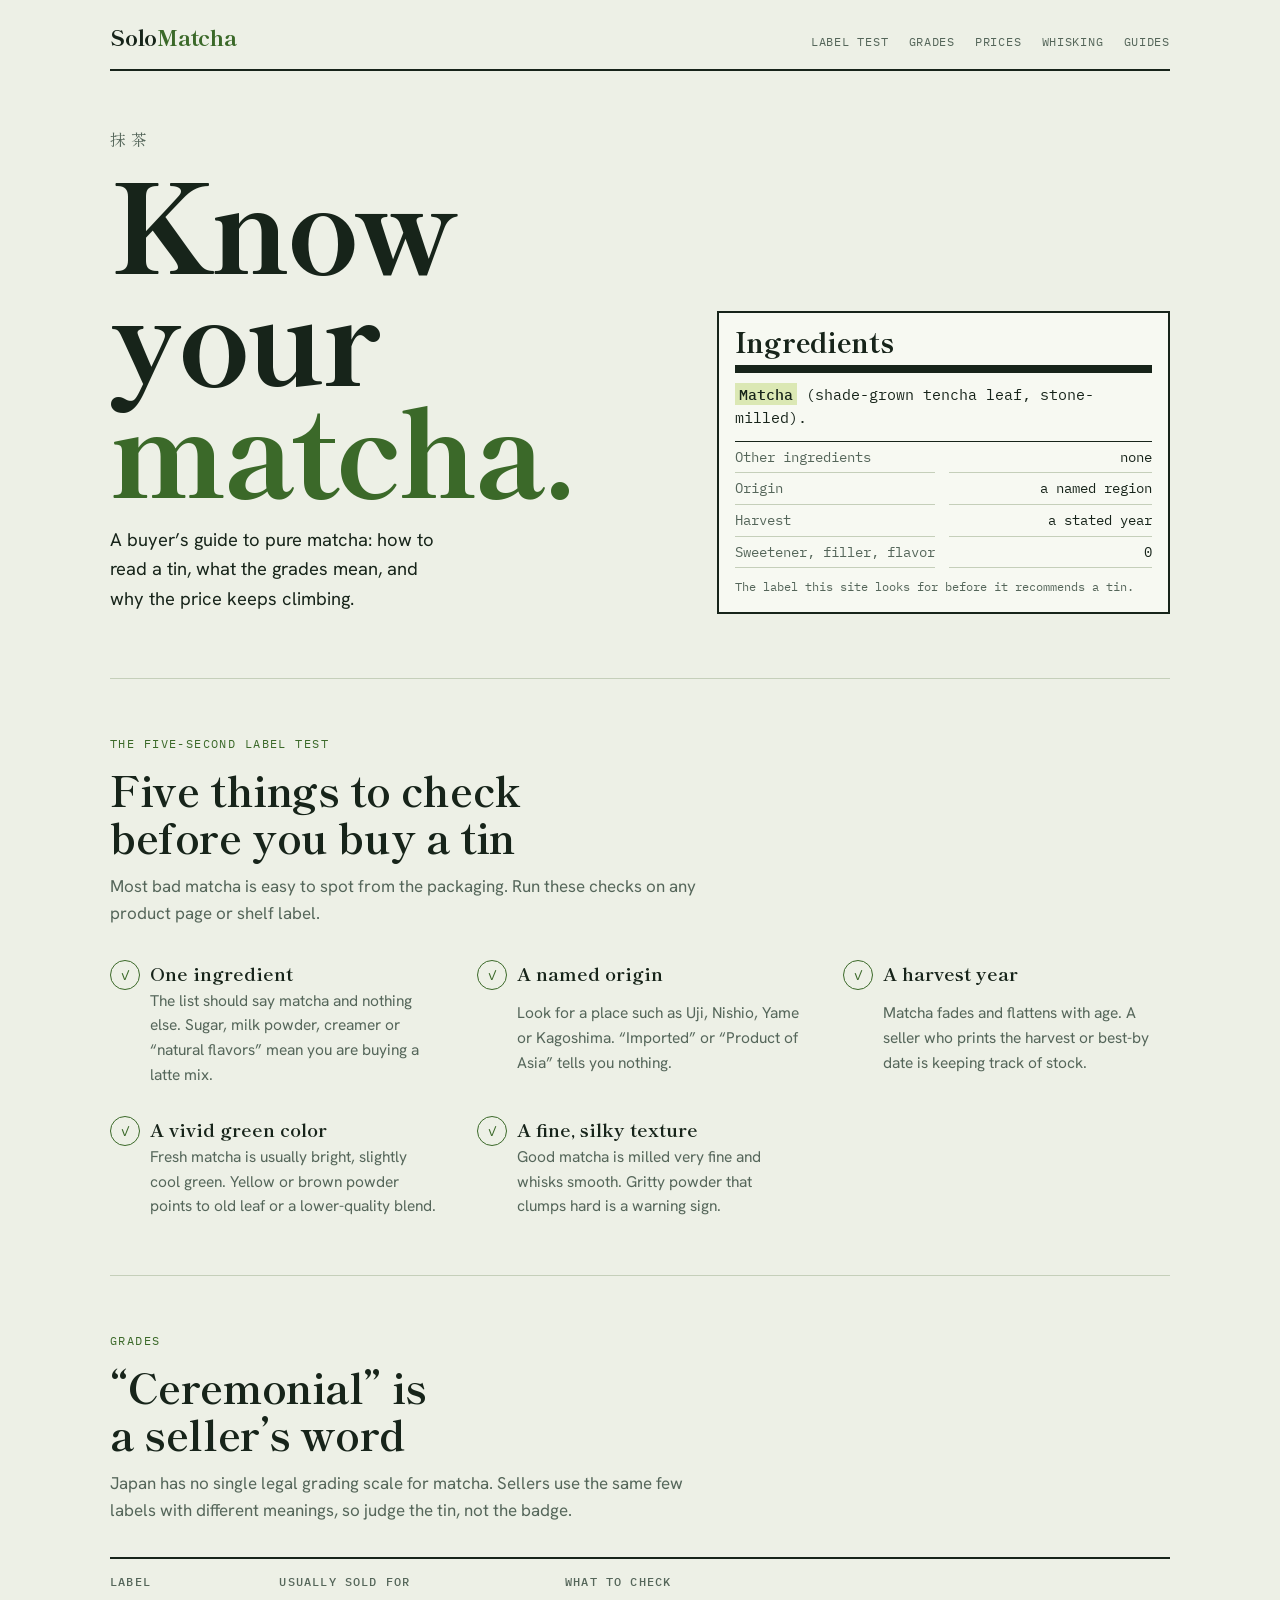
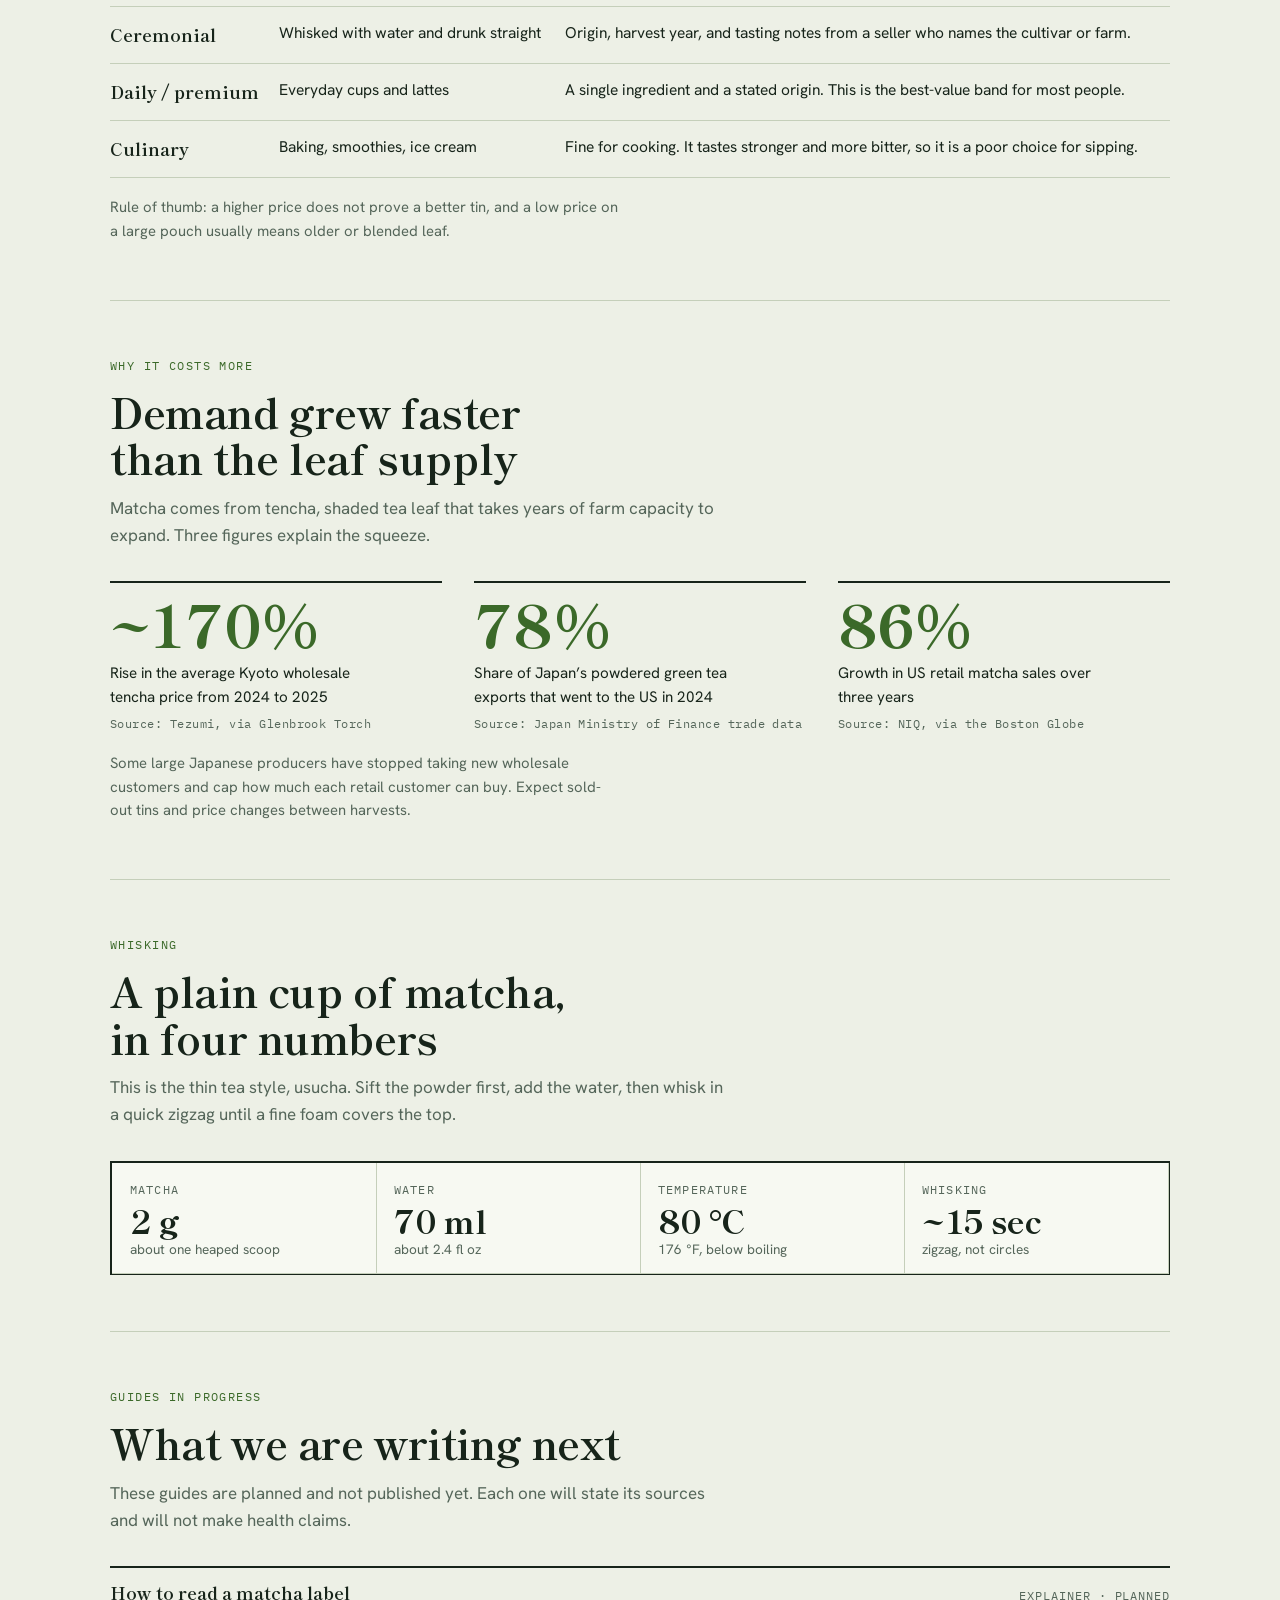
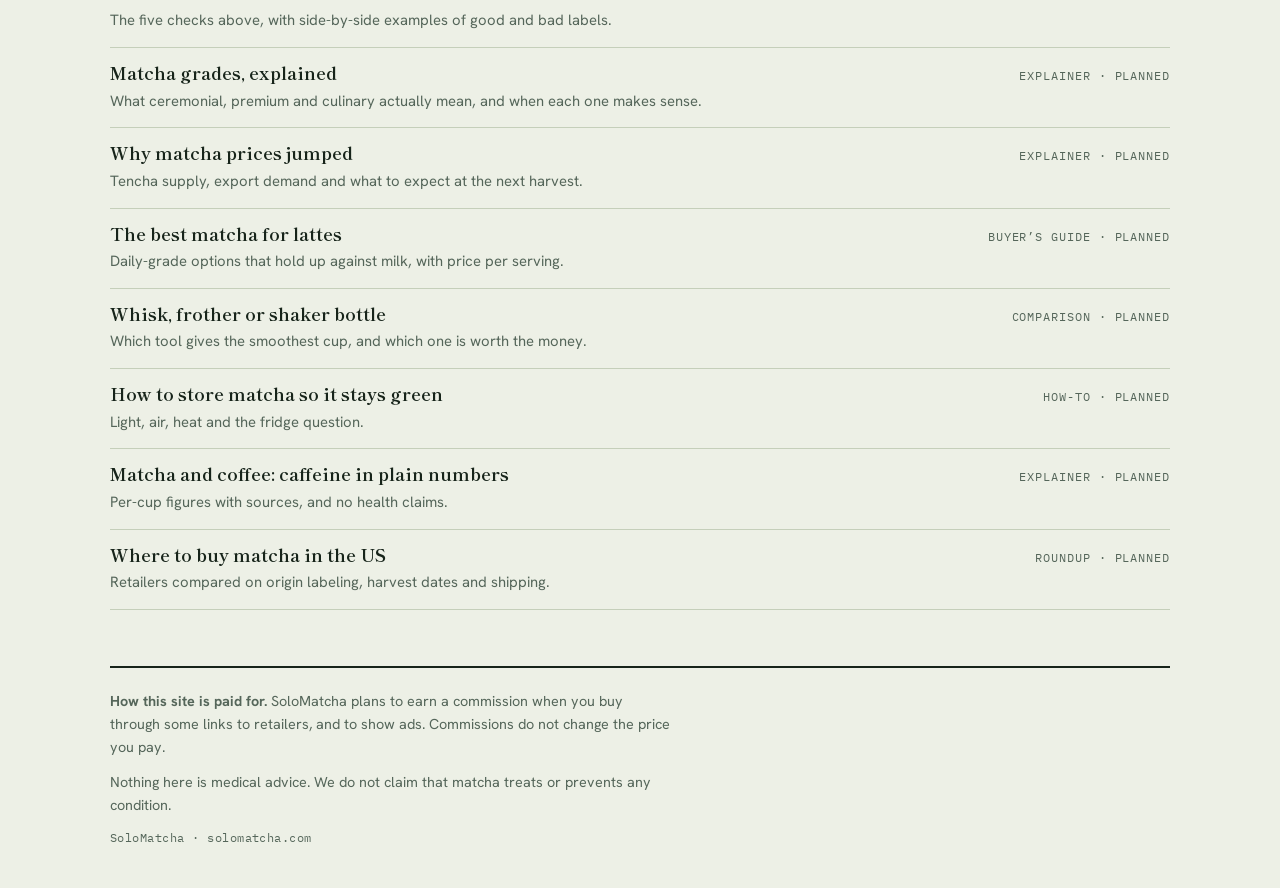
<file: index.html>
<!doctype html>
<html lang="en">
<head>
<meta charset="utf-8">
<meta name="viewport" content="width=device-width, initial-scale=1, viewport-fit=cover">
<meta name="description" content="A pure-matcha buyer's guide: label checks, grades, prices and how to whisk a cup.">
<style>body{margin:0}img{max-width:100%}[hidden]{display:none!important}</style>
<title>SoloMatcha</title>
<meta name="claude:viewport-fit-sides" content="cover">
<link rel="preconnect" href="https://fonts.googleapis.com">
<link rel="preconnect" href="https://fonts.gstatic.com" crossorigin>
<link rel="stylesheet" href="https://fonts.googleapis.com/css2?family=Hanken+Grotesk:wght@400;500;600&family=IBM+Plex+Mono:wght@400;500&family=Shippori+Mincho:wght@500;700;800&display=swap">
<style>
/* Layout concept: the whole site reads like a product label. The hero is an ingredient panel
   with one line on it; every section after that is a check you can run on a real tin. */
:root {
  --paper: #edf0e6;
  --surface: #f7f9f2;
  --ink: #17241a;
  --muted: #55665a;
  --rule: #c5cfba;
  --accent: #3b6929;
  --foam: #dbe8b4;
  --font-display: "Shippori Mincho", "Hiragino Mincho ProN", "Yu Mincho", Georgia, serif;
  --font-body: "Hanken Grotesk", system-ui, -apple-system, "Segoe UI", sans-serif;
  --font-data: "IBM Plex Mono", ui-monospace, "SFMono-Regular", Menlo, monospace;
}
@media (prefers-color-scheme: dark) {
  :root:not([data-theme="light"]) {
    --paper: #111812;
    --surface: #18211a;
    --ink: #e3ead8;
    --muted: #9aab9c;
    --rule: #2c3b2e;
    --accent: #a9cb7c;
    --foam: #26351f;
    color-scheme: dark;
  }
}
:root[data-theme="dark"] {
  --paper: #111812;
  --surface: #18211a;
  --ink: #e3ead8;
  --muted: #9aab9c;
  --rule: #2c3b2e;
  --accent: #a9cb7c;
  --foam: #26351f;
  color-scheme: dark;
}

* { box-sizing: border-box; }
html { scroll-behavior: smooth; }
@media (prefers-reduced-motion: reduce) { html { scroll-behavior: auto; } }
body {
  background: var(--paper);
  color: var(--ink);
  font-family: var(--font-body);
  font-size: 17px;
  line-height: 1.6;
  padding-block: 20px 40px;
  padding-left: max(16px, env(safe-area-inset-left, 0px));
  padding-right: max(16px, env(safe-area-inset-right, 0px));
}
a { color: var(--accent); text-underline-offset: 3px; }
a:focus-visible { outline: 2px solid var(--accent); outline-offset: 3px; border-radius: 2px; }
.wrap { max-width: 1060px; margin: 0 auto; }

/* masthead */
.mast { display: flex; flex-wrap: wrap; align-items: baseline; justify-content: space-between; gap: 8px 24px; padding-bottom: 14px; border-bottom: 2px solid var(--ink); }
.mark { font-family: var(--font-display); font-weight: 800; font-size: 1.35rem; letter-spacing: -0.01em; text-decoration: none; color: var(--ink); }
.mark span { color: var(--accent); }
.mast nav { display: flex; flex-wrap: wrap; gap: 4px 20px; font-family: var(--font-data); font-size: 0.78rem; letter-spacing: 0.06em; text-transform: uppercase; }
.mast nav a { color: var(--muted); text-decoration: none; }
.mast nav a:hover { color: var(--accent); }

/* hero */
.hero { display: grid; grid-template-columns: minmax(0, 1.25fr) minmax(0, 1fr); gap: 40px; align-items: end; padding-block: 56px 64px; }
.kanji { font-family: var(--font-display); font-size: 1rem; color: var(--muted); letter-spacing: 0.3em; margin: 0 0 14px; }
h1 { font-family: var(--font-display); font-weight: 800; font-size: clamp(3.4rem, 12vw, 7.6rem); line-height: 0.92; letter-spacing: -0.025em; margin: 0; text-wrap: balance; }
h1 em { font-style: normal; color: var(--accent); }
.lede { max-width: 34ch; font-size: 1.15rem; margin: 24px 0 0; color: var(--ink); }

.label { background: var(--surface); border: 2px solid var(--ink); padding: 14px 16px 16px; font-family: var(--font-data); font-size: 0.86rem; line-height: 1.5; }
.label h2 { font-family: var(--font-display); font-weight: 800; font-size: 1.7rem; margin: 0; line-height: 1.1; letter-spacing: -0.01em; }
.label .rule-thick { height: 8px; background: var(--ink); margin: 8px 0 10px; }
.label .ing { margin: 0 0 12px; font-size: 0.95rem; }
.label .ing b { font-weight: 500; background: var(--foam); padding: 1px 4px; }
.label dl { margin: 0; display: grid; grid-template-columns: auto 1fr; gap: 0 14px; border-top: 1px solid var(--ink); }
.label dt, .label dd { margin: 0; padding: 5px 0; border-bottom: 1px solid var(--rule); }
.label dt { color: var(--muted); }
.label dd { text-align: right; }
.label p.fine { margin: 10px 0 0; color: var(--muted); font-size: 0.74rem; }

/* sections */
.section { border-top: 1px solid var(--rule); padding-block: 56px; }
.eyebrow { font-family: var(--font-data); font-size: 0.74rem; letter-spacing: 0.12em; text-transform: uppercase; color: var(--accent); margin: 0 0 12px; }
h2.title { font-family: var(--font-display); font-weight: 700; font-size: clamp(1.8rem, 4.4vw, 2.6rem); line-height: 1.12; letter-spacing: -0.01em; margin: 0 0 14px; max-width: 22ch; text-wrap: balance; }
.intro { max-width: 62ch; color: var(--muted); margin: 0 0 32px; }

/* checklist */
.checks { list-style: none; margin: 0; padding: 0; display: grid; grid-template-columns: repeat(auto-fit, minmax(min(100%, 300px), 1fr)); gap: 28px 40px; }
.checks li { display: grid; grid-template-columns: 28px minmax(0, 1fr); gap: 0 12px; }
.checks li::before { content: "\2713"; display: grid; place-items: center; width: 28px; height: 28px; border: 1.5px solid var(--accent); color: var(--accent); font-family: var(--font-data); font-size: 0.9rem; border-radius: 50%; grid-row: span 2; }
.checks h3 { margin: 2px 0 4px; font-family: var(--font-display); font-weight: 700; font-size: 1.15rem; line-height: 1.25; }
.checks p { margin: 0; color: var(--muted); font-size: 0.97rem; }

/* grades table */
.tablewrap { overflow-x: auto; border-top: 2px solid var(--ink); border-bottom: 1px solid var(--rule); }
table { width: 100%; border-collapse: collapse; min-width: 560px; font-size: 0.97rem; }
th, td { text-align: left; padding: 14px 16px 14px 0; vertical-align: top; border-bottom: 1px solid var(--rule); }
tr:last-child td { border-bottom: 0; }
th { font-family: var(--font-data); font-weight: 500; font-size: 0.74rem; letter-spacing: 0.1em; text-transform: uppercase; color: var(--muted); }
td:first-child { font-family: var(--font-display); font-weight: 700; font-size: 1.1rem; white-space: nowrap; }
.note { margin: 18px 0 0; color: var(--muted); font-size: 0.93rem; max-width: 64ch; }

/* numbers */
.stats { display: grid; grid-template-columns: repeat(auto-fit, minmax(min(100%, 230px), 1fr)); gap: 32px; margin: 0; }
.stat { margin: 0; border-top: 2px solid var(--ink); padding-top: 12px; }
.stat strong { display: block; font-family: var(--font-display); font-weight: 800; font-size: clamp(2.6rem, 7vw, 3.6rem); line-height: 1; color: var(--accent); font-variant-numeric: tabular-nums; }
.stat span { display: block; margin-top: 8px; font-size: 0.95rem; max-width: 30ch; }
.stat small { display: block; margin-top: 6px; font-family: var(--font-data); font-size: 0.72rem; color: var(--muted); letter-spacing: 0.04em; }

/* whisk spec */
.spec { display: grid; grid-template-columns: repeat(auto-fit, minmax(min(100%, 200px), 1fr)); gap: 0; border: 2px solid var(--ink); background: var(--surface); margin: 0; }
.spec div { padding: 18px 18px 16px; border-right: 1px solid var(--rule); border-bottom: 1px solid var(--rule); margin-right: -1px; margin-bottom: -1px; }
.spec dt { font-family: var(--font-data); font-size: 0.72rem; letter-spacing: 0.1em; text-transform: uppercase; color: var(--muted); }
.spec dd { margin: 4px 0 0; font-family: var(--font-display); font-weight: 800; font-size: 2rem; line-height: 1.1; font-variant-numeric: tabular-nums; }
.spec dd small { font-family: var(--font-body); font-weight: 400; font-size: 0.85rem; color: var(--muted); display: block; margin-top: 4px; }

/* guide list */
.guides { list-style: none; margin: 0; padding: 0; border-top: 2px solid var(--ink); }
.guides li { display: grid; grid-template-columns: minmax(0, 1fr) auto; gap: 4px 20px; align-items: baseline; padding: 14px 0; border-bottom: 1px solid var(--rule); }
.guides .t { font-family: var(--font-display); font-weight: 700; font-size: 1.1rem; line-height: 1.3; }
.guides .k { font-family: var(--font-data); font-size: 0.72rem; letter-spacing: 0.08em; text-transform: uppercase; color: var(--muted); text-align: right; white-space: nowrap; }
.guides .d { grid-column: 1 / -1; margin: 0; color: var(--muted); font-size: 0.93rem; }

/* footer */
footer { border-top: 2px solid var(--ink); padding-top: 22px; display: grid; gap: 12px; color: var(--muted); font-size: 0.9rem; }
footer p { margin: 0; max-width: 70ch; }
footer .fine { font-family: var(--font-data); font-size: 0.74rem; letter-spacing: 0.04em; }

@media (max-width: 760px) {
  .hero { grid-template-columns: minmax(0, 1fr); padding-block: 40px 48px; gap: 32px; }
  .section { padding-block: 44px; }
  .guides li { grid-template-columns: minmax(0, 1fr); }
  .guides .k { text-align: left; }
}
</style>
</head>
<body>


<div class="wrap">
  <header class="mast">
    <a class="mark" href="#top" id="top">Solo<span>Matcha</span></a>
    <nav aria-label="Sections">
      <a href="#label">Label test</a>
      <a href="#grades">Grades</a>
      <a href="#prices">Prices</a>
      <a href="#whisk">Whisking</a>
      <a href="#guides">Guides</a>
    </nav>
  </header>

  <section class="hero">
    <div>
      <p class="kanji" lang="ja">抹茶</p>
      <h1>Know your <em>matcha.</em></h1>
      <p class="lede">A buyer&rsquo;s guide to pure matcha: how to read a tin, what the grades mean, and why the price keeps climbing.</p>
    </div>

    <aside class="label" aria-label="The label we look for">
      <h2>Ingredients</h2>
      <div class="rule-thick"></div>
      <p class="ing"><b>Matcha</b> (shade-grown tencha leaf, stone-milled).</p>
      <dl>
        <dt>Other ingredients</dt><dd>none</dd>
        <dt>Origin</dt><dd>a named region</dd>
        <dt>Harvest</dt><dd>a stated year</dd>
        <dt>Sweetener, filler, flavor</dt><dd>0</dd>
      </dl>
      <p class="fine">The label this site looks for before it recommends a tin.</p>
    </aside>
  </section>

  <section class="section" id="label">
    <p class="eyebrow">The five-second label test</p>
    <h2 class="title">Five things to check before you buy a tin</h2>
    <p class="intro">Most bad matcha is easy to spot from the packaging. Run these checks on any product page or shelf label.</p>
    <ul class="checks">
      <li>
        <h3>One ingredient</h3>
        <p>The list should say matcha and nothing else. Sugar, milk powder, creamer or &ldquo;natural flavors&rdquo; mean you are buying a latte mix.</p>
      </li>
      <li>
        <h3>A named origin</h3>
        <p>Look for a place such as Uji, Nishio, Yame or Kagoshima. &ldquo;Imported&rdquo; or &ldquo;Product of Asia&rdquo; tells you nothing.</p>
      </li>
      <li>
        <h3>A harvest year</h3>
        <p>Matcha fades and flattens with age. A seller who prints the harvest or best-by date is keeping track of stock.</p>
      </li>
      <li>
        <h3>A vivid green color</h3>
        <p>Fresh matcha is usually bright, slightly cool green. Yellow or brown powder points to old leaf or a lower-quality blend.</p>
      </li>
      <li>
        <h3>A fine, silky texture</h3>
        <p>Good matcha is milled very fine and whisks smooth. Gritty powder that clumps hard is a warning sign.</p>
      </li>
    </ul>
  </section>

  <section class="section" id="grades">
    <p class="eyebrow">Grades</p>
    <h2 class="title">&ldquo;Ceremonial&rdquo; is a seller&rsquo;s word</h2>
    <p class="intro">Japan has no single legal grading scale for matcha. Sellers use the same few labels with different meanings, so judge the tin, not the badge.</p>
    <div class="tablewrap" tabindex="0" role="region" aria-label="Matcha grade labels">
      <table>
        <thead>
          <tr><th>Label</th><th>Usually sold for</th><th>What to check</th></tr>
        </thead>
        <tbody>
          <tr><td>Ceremonial</td><td>Whisked with water and drunk straight</td><td>Origin, harvest year, and tasting notes from a seller who names the cultivar or farm.</td></tr>
          <tr><td>Daily / premium</td><td>Everyday cups and lattes</td><td>A single ingredient and a stated origin. This is the best-value band for most people.</td></tr>
          <tr><td>Culinary</td><td>Baking, smoothies, ice cream</td><td>Fine for cooking. It tastes stronger and more bitter, so it is a poor choice for sipping.</td></tr>
        </tbody>
      </table>
    </div>
    <p class="note">Rule of thumb: a higher price does not prove a better tin, and a low price on a large pouch usually means older or blended leaf.</p>
  </section>

  <section class="section" id="prices">
    <p class="eyebrow">Why it costs more</p>
    <h2 class="title">Demand grew faster than the leaf supply</h2>
    <p class="intro">Matcha comes from tencha, shaded tea leaf that takes years of farm capacity to expand. Three figures explain the squeeze.</p>
    <div class="stats">
      <figure class="stat">
        <strong>~170%</strong>
        <span>Rise in the average Kyoto wholesale tencha price from 2024 to 2025</span>
        <small>Source: Tezumi, via Glenbrook Torch</small>
      </figure>
      <figure class="stat">
        <strong>78%</strong>
        <span>Share of Japan&rsquo;s powdered green tea exports that went to the US in 2024</span>
        <small>Source: Japan Ministry of Finance trade data</small>
      </figure>
      <figure class="stat">
        <strong>86%</strong>
        <span>Growth in US retail matcha sales over three years</span>
        <small>Source: NIQ, via the Boston Globe</small>
      </figure>
    </div>
    <p class="note">Some large Japanese producers have stopped taking new wholesale customers and cap how much each retail customer can buy. Expect sold-out tins and price changes between harvests.</p>
  </section>

  <section class="section" id="whisk">
    <p class="eyebrow">Whisking</p>
    <h2 class="title">A plain cup of matcha, in four numbers</h2>
    <p class="intro">This is the thin tea style, usucha. Sift the powder first, add the water, then whisk in a quick zigzag until a fine foam covers the top.</p>
    <dl class="spec">
      <div><dt>Matcha</dt><dd>2 g<small>about one heaped scoop</small></dd></div>
      <div><dt>Water</dt><dd>70 ml<small>about 2.4 fl oz</small></dd></div>
      <div><dt>Temperature</dt><dd>80 &deg;C<small>176 &deg;F, below boiling</small></dd></div>
      <div><dt>Whisking</dt><dd>~15 sec<small>zigzag, not circles</small></dd></div>
    </dl>
  </section>

  <section class="section" id="guides">
    <p class="eyebrow">Guides in progress</p>
    <h2 class="title">What we are writing next</h2>
    <p class="intro">These guides are planned and not published yet. Each one will state its sources and will not make health claims.</p>
    <ul class="guides">
      <li><span class="t">How to read a matcha label</span><span class="k">Explainer &middot; Planned</span><p class="d">The five checks above, with side-by-side examples of good and bad labels.</p></li>
      <li><span class="t">Matcha grades, explained</span><span class="k">Explainer &middot; Planned</span><p class="d">What ceremonial, premium and culinary actually mean, and when each one makes sense.</p></li>
      <li><span class="t">Why matcha prices jumped</span><span class="k">Explainer &middot; Planned</span><p class="d">Tencha supply, export demand and what to expect at the next harvest.</p></li>
      <li><span class="t">The best matcha for lattes</span><span class="k">Buyer&rsquo;s guide &middot; Planned</span><p class="d">Daily-grade options that hold up against milk, with price per serving.</p></li>
      <li><span class="t">Whisk, frother or shaker bottle</span><span class="k">Comparison &middot; Planned</span><p class="d">Which tool gives the smoothest cup, and which one is worth the money.</p></li>
      <li><span class="t">How to store matcha so it stays green</span><span class="k">How-to &middot; Planned</span><p class="d">Light, air, heat and the fridge question.</p></li>
      <li><span class="t">Matcha and coffee: caffeine in plain numbers</span><span class="k">Explainer &middot; Planned</span><p class="d">Per-cup figures with sources, and no health claims.</p></li>
      <li><span class="t">Where to buy matcha in the US</span><span class="k">Roundup &middot; Planned</span><p class="d">Retailers compared on origin labeling, harvest dates and shipping.</p></li>
    </ul>
  </section>

  <footer>
    <p><strong>How this site is paid for.</strong> SoloMatcha plans to earn a commission when you buy through some links to retailers, and to show ads. Commissions do not change the price you pay.</p>
    <p>Nothing here is medical advice. We do not claim that matcha treats or prevents any condition.</p>
    <p class="fine">SoloMatcha &middot; solomatcha.com</p>
  </footer>
</div>

</body>
</html>
</file>
